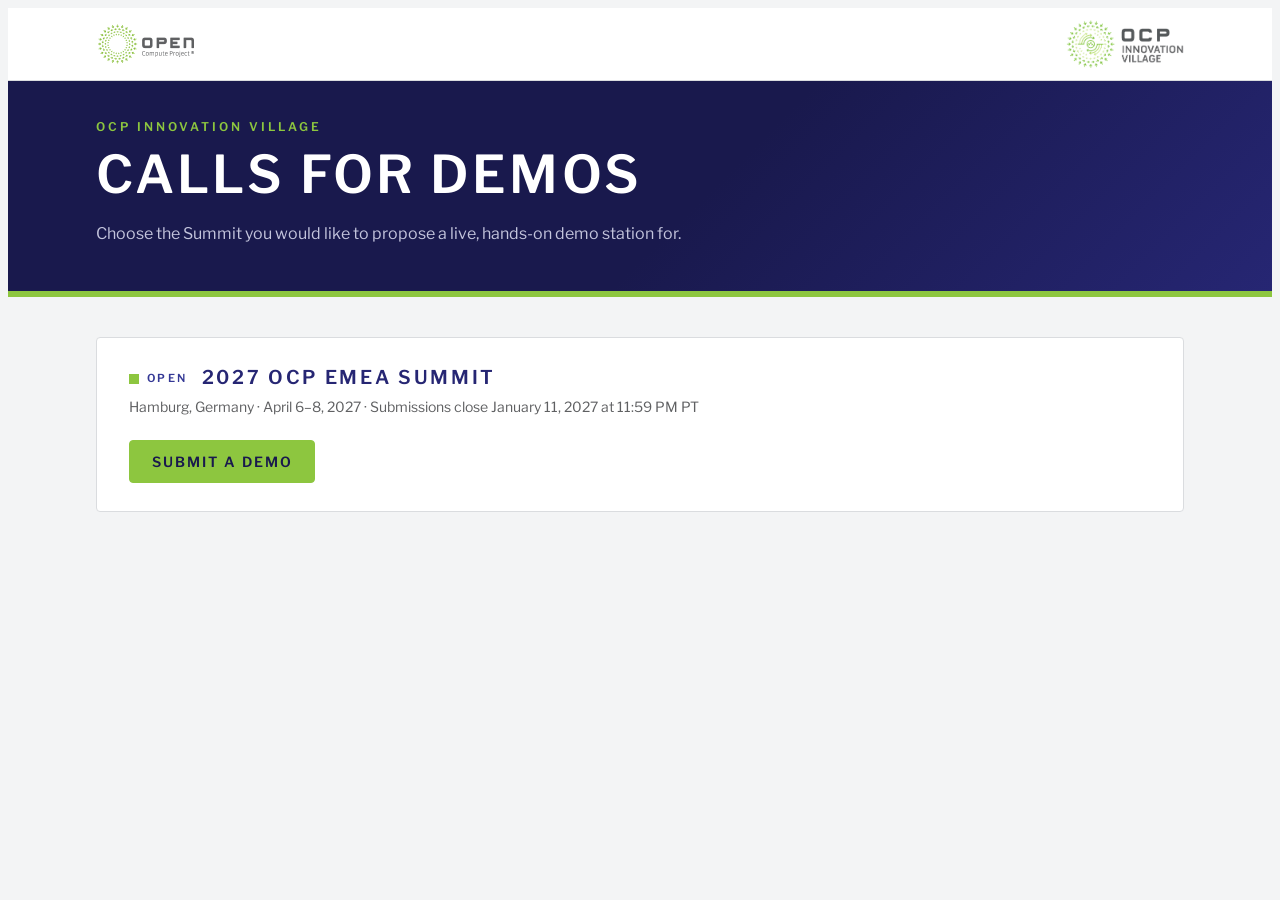
<file: index.html>
<!doctype html>
<html lang="en">
<head>
<meta charset="utf-8">
<meta name="viewport" content="width=device-width,initial-scale=1,viewport-fit=cover">
<title>OCP Innovation Village · Calls for Demos</title>
<link rel="icon" href="assets/ocp-logo.png">
<link rel="stylesheet" href="https://fonts.googleapis.com/css2?family=Libre+Franklin:wght@400;600&display=swap">
<link rel="stylesheet" href="assets/form.css?v=2026110414014">
</head>
<body>
<div class="logobar"><div class="wrap"><a class="logo" href="https://www.opencompute.org"><img src="assets/ocp-logo.png" alt="Open Compute Project" width="100" height="40"></a><a class="logo iv" href="./"><img src="assets/iv-logo.png" alt="OCP Innovation Village" width="118" height="48"></a></div></div>
<header class="band"><div class="wrap">
  <div class="eyebrow">OCP Innovation Village</div>
  <h1>Calls for demos</h1>
  <p class="lede">Choose the Summit you would like to propose a live, hands-on demo station for.</p>
</div></header>
<main class="wrap" style="padding-block:40px 80px">
  <section class="step">
    <div class="stephead"><span class="stepno">OPEN</span><h2>2027 OCP EMEA Summit</h2></div>
    <p class="stepnote">Hamburg, Germany · April 6–8, 2027 · Submissions close January 11, 2027 at 11:59 PM PT</p>
    <a class="btn" href="forms/emea-2027-iv/" style="display:inline-block;text-decoration:none">Submit a demo</a>
  </section>
</main>
</body>
</html>
</file>
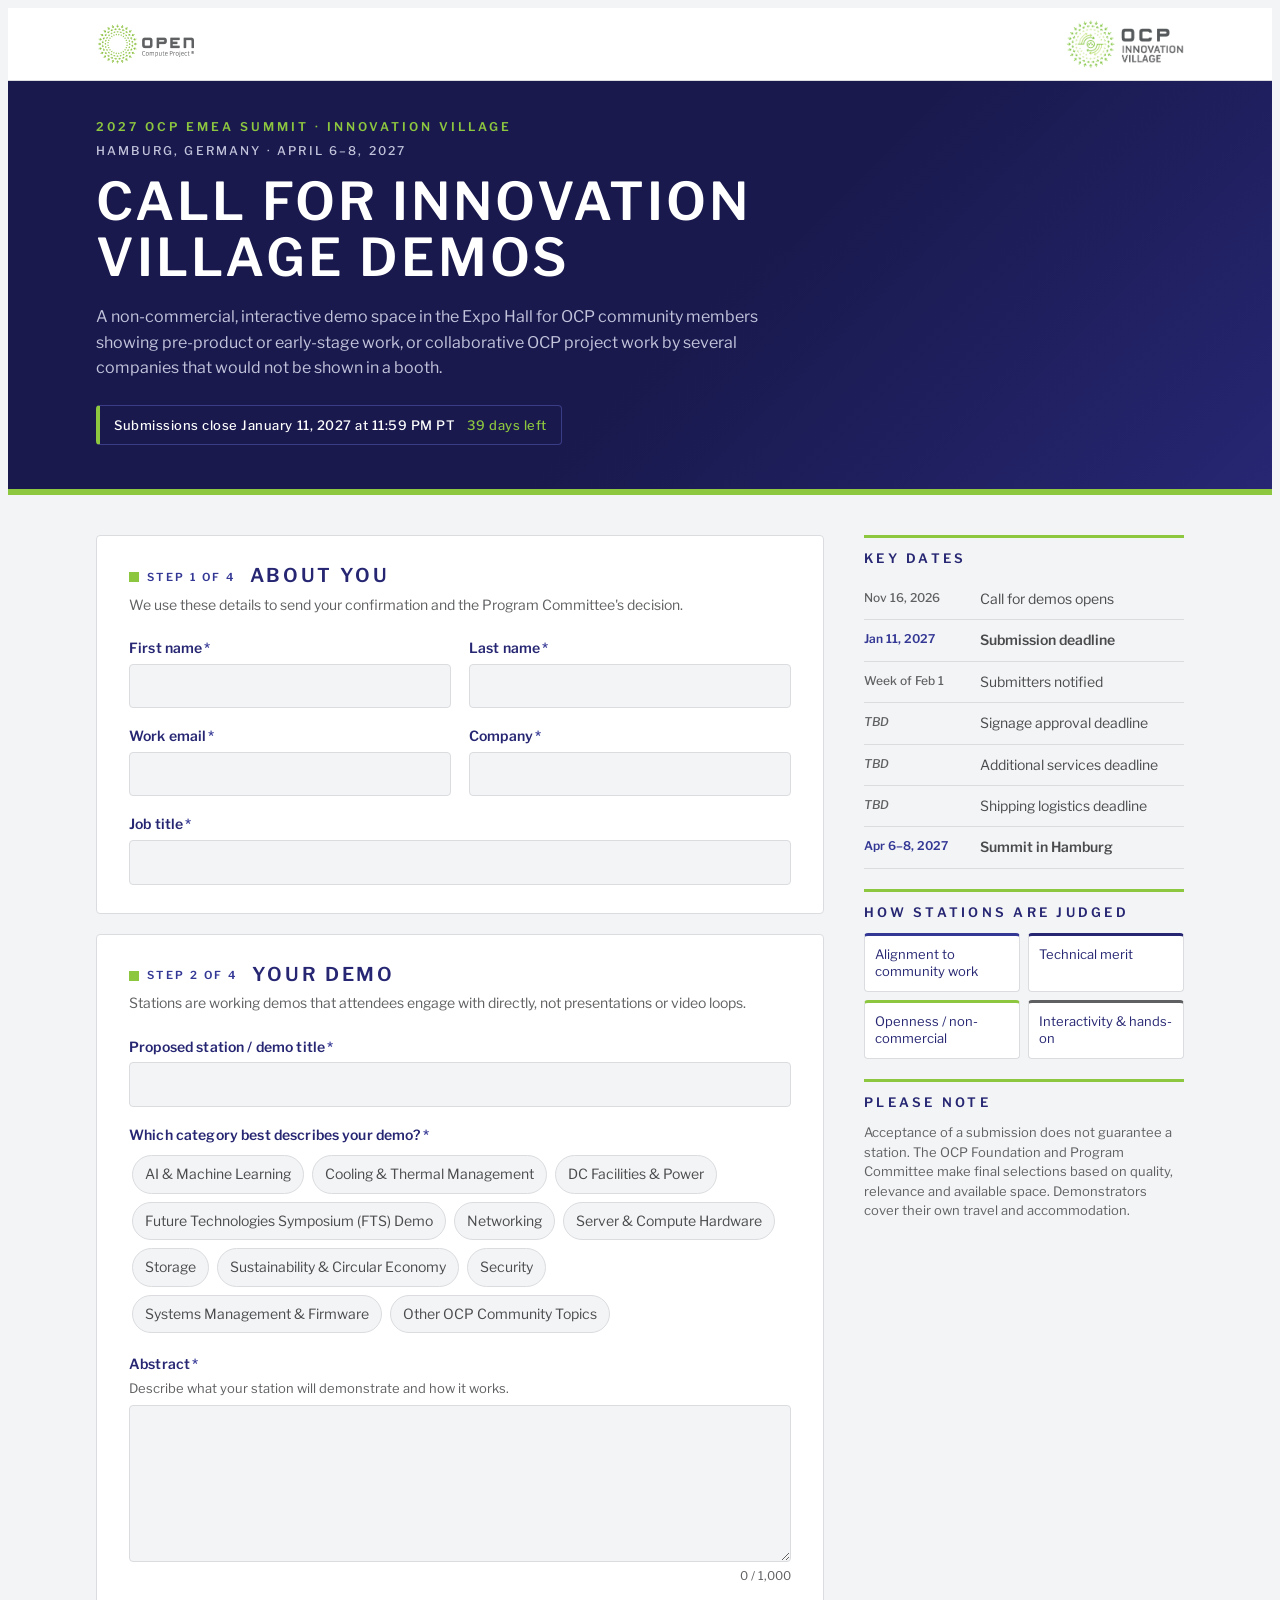
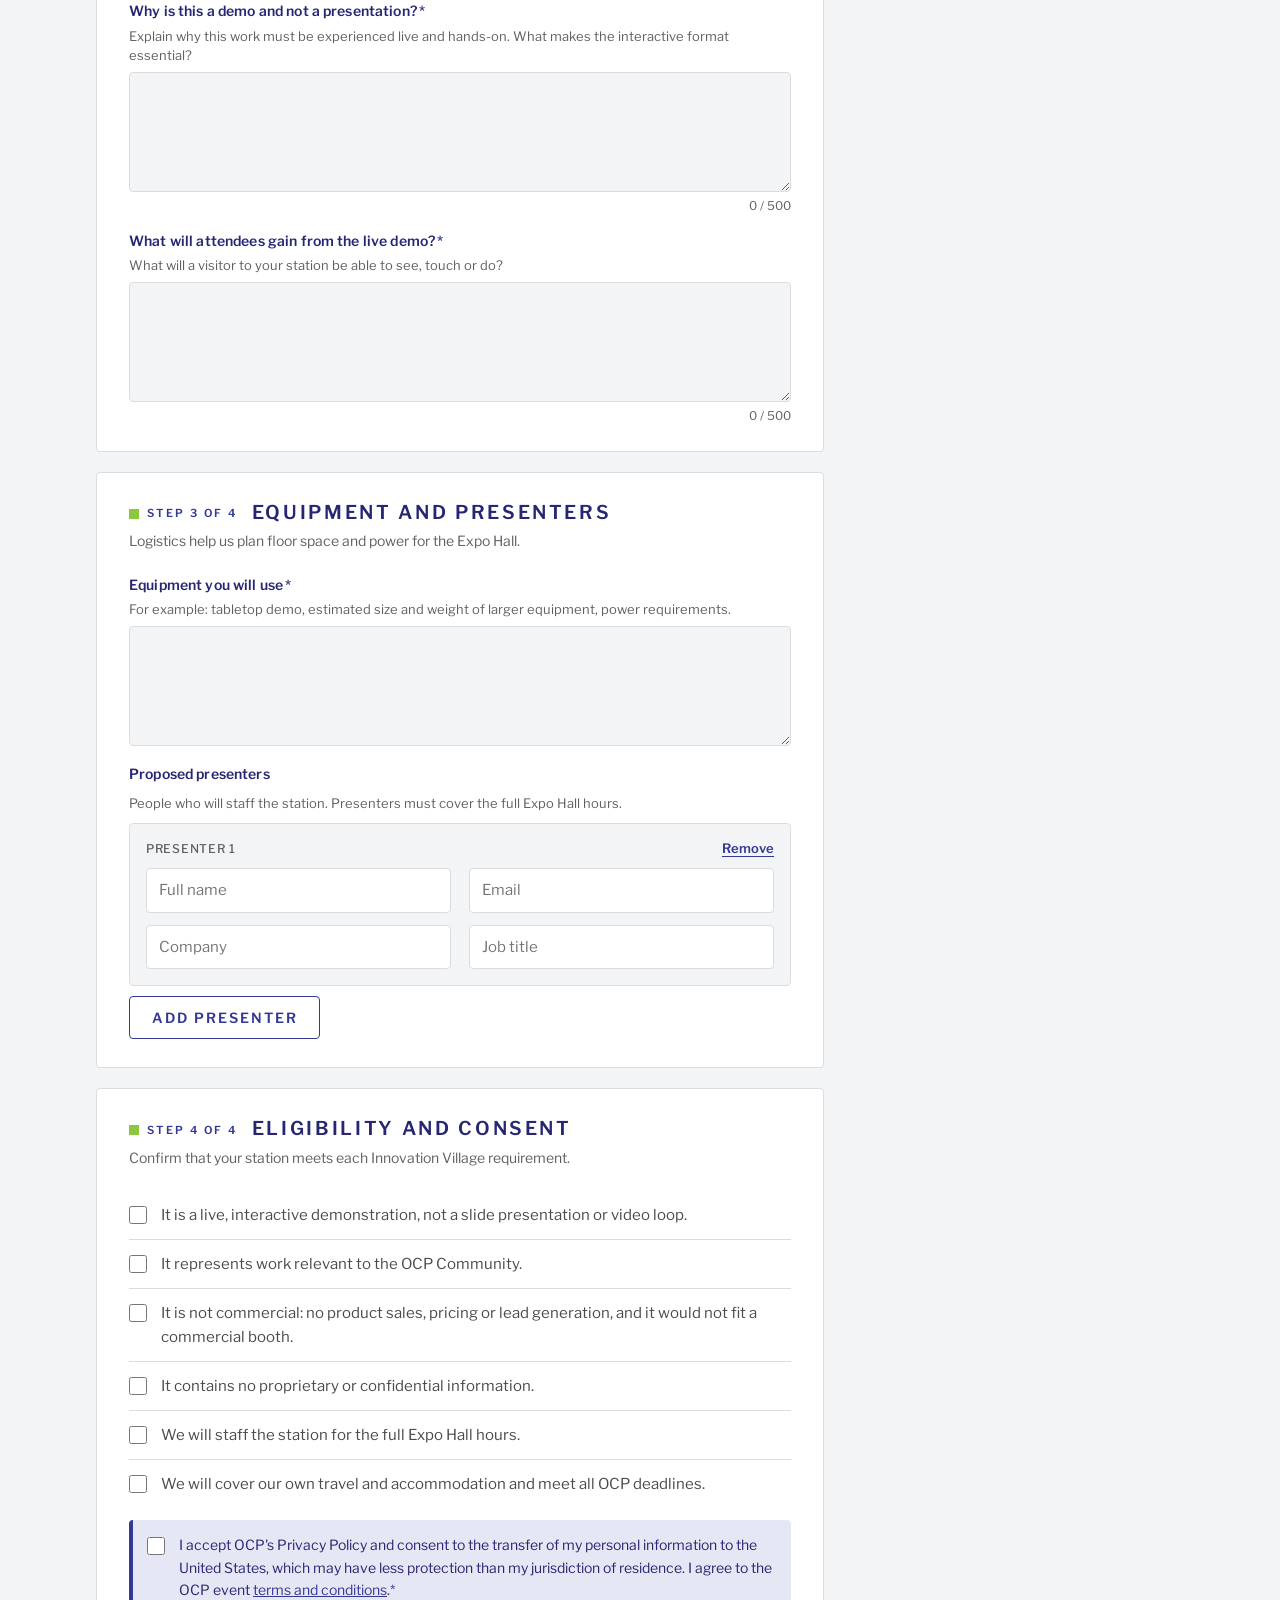
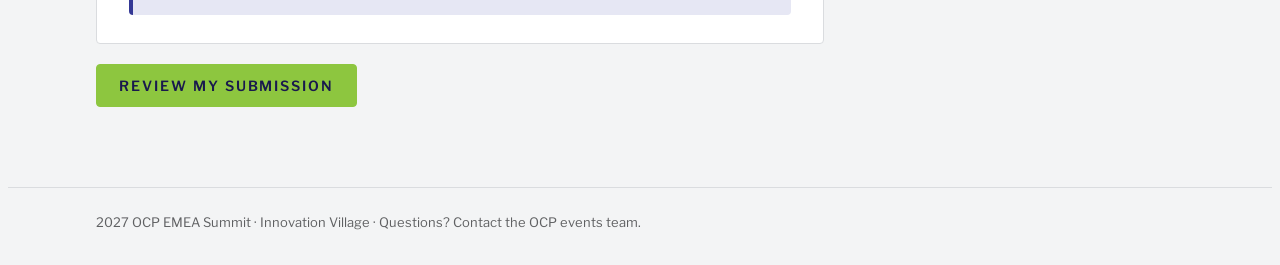
<file: forms/emea-2027-iv/index.html>
<!doctype html>
<html lang="en">
<head>
<meta charset="utf-8">
<meta name="viewport" content="width=device-width,initial-scale=1,viewport-fit=cover">
<title>2027 OCP EMEA Summit · Innovation Village Call for Demos</title>
<link rel="icon" href="../../assets/ocp-logo.png">
<link rel="preconnect" href="https://fonts.googleapis.com">
<link rel="preconnect" href="https://fonts.gstatic.com" crossorigin>
<link rel="stylesheet" href="https://fonts.googleapis.com/css2?family=Libre+Franklin:wght@400;500;600;700;800&family=Open+Sans:wght@400;600&display=swap">
<link rel="stylesheet" href="../../assets/form.css?v=2026110414014">
</head>
<body>
<div class="logobar">
  <div class="wrap">
    <a href="https://www.opencompute.org" target="_blank" rel="noopener" class="logo"><img src="../../assets/ocp-logo.png" alt="Open Compute Project" width="100" height="40"></a>
    <a href="../../" class="logo iv"><img src="../../assets/iv-logo.png" alt="OCP Innovation Village" width="118" height="48"></a>
  </div>
</div>
<header class="band">
  <div class="wrap">
    <div class="eyebrow" id="eyebrow"></div>
    <div class="event" id="eventLine"></div>
    <h1 id="heading"></h1>
    <p class="lede" id="lede"></p>
    <div class="deadline"><b id="deadlineText"></b><span id="countdown"></span></div>
  </div>
</header>

<main class="wrap grid">
  <div>
    <div class="preview editbar" id="editBar" role="status" hidden></div>
    <div class="preview" id="previewBar" hidden>
      <span>Preview mode: submissions from this page are not sent anywhere.</span>
      <button type="button" class="linkbtn" id="sampleBtn">Fill with a sample entry</button>
    </div>

    <form id="form" novalidate>
      <input class="hp" type="text" id="website" name="website" tabindex="-1" autocomplete="off" aria-hidden="true">

      <section class="step">
        <div class="stephead"><span class="stepno">STEP 1 OF 4</span><h2>About you</h2></div>
        <p class="stepnote">We use these details to send your confirmation and the Program Committee's decision.</p>
        <div class="fields">
          <div class="two">
            <label class="f" data-req><span class="lbl">First name<span class="req">*</span></span><input type="text" id="firstName" autocomplete="given-name"><span class="err">Enter your first name.</span></label>
            <label class="f" data-req><span class="lbl">Last name<span class="req">*</span></span><input type="text" id="lastName" autocomplete="family-name"><span class="err">Enter your last name.</span></label>
          </div>
          <div class="two">
            <label class="f" data-req data-email><span class="lbl">Work email<span class="req">*</span></span><input type="email" id="email" autocomplete="email"><span class="err">Enter a valid email address, like name@company.com.</span></label>
            <label class="f" data-req><span class="lbl">Company<span class="req">*</span></span><input type="text" id="company" autocomplete="organization"><span class="err">Enter your company or organization.</span></label>
          </div>
          <label class="f" data-req><span class="lbl">Job title<span class="req">*</span></span><input type="text" id="jobTitle" autocomplete="organization-title"><span class="err">Enter your job title.</span></label>
        </div>
      </section>

      <section class="step">
        <div class="stephead"><span class="stepno">STEP 2 OF 4</span><h2>Your demo</h2></div>
        <p class="stepnote">Stations are working demos that attendees engage with directly, not presentations or video loops.</p>
        <div class="fields">
          <label class="f" data-req><span class="lbl">Proposed station / demo title<span class="req">*</span></span><input type="text" id="title"><span class="err">Give your demo a title.</span></label>
          <div class="f" data-req data-radio="category" role="group" aria-labelledby="catLbl" style="display:grid;gap:8px">
            <span class="lbl" id="catLbl">Which category best describes your demo?<span class="req">*</span></span>
            <div class="chips" id="categories"></div>
            <span class="err">Choose one category.</span>
          </div>
          <label class="f" data-req data-max="1000"><span class="lbl">Abstract<span class="req">*</span></span><span class="hint">Describe what your station will demonstrate and how it works.</span><textarea id="abstract" rows="6"></textarea><span class="counter"></span><span class="err">Write an abstract of up to 1,000 characters.</span></label>
          <label class="f" data-req data-max="500"><span class="lbl">Why is this a demo and not a presentation?<span class="req">*</span></span><span class="hint">Explain why this work must be experienced live and hands-on. What makes the interactive format essential?</span><textarea id="whyDemo" rows="4"></textarea><span class="counter"></span><span class="err">Answer in up to 500 characters.</span></label>
          <label class="f" data-req data-max="500"><span class="lbl">What will attendees gain from the live demo?<span class="req">*</span></span><span class="hint">What will a visitor to your station be able to see, touch or do?</span><textarea id="takeaway" rows="4"></textarea><span class="counter"></span><span class="err">Answer in up to 500 characters.</span></label>
        </div>
      </section>

      <section class="step">
        <div class="stephead"><span class="stepno">STEP 3 OF 4</span><h2>Equipment and presenters</h2></div>
        <p class="stepnote">Logistics help us plan floor space and power for the Expo Hall.</p>
        <div class="fields">
          <label class="f" data-req><span class="lbl">Equipment you will use<span class="req">*</span></span><span class="hint">For example: tabletop demo, estimated size and weight of larger equipment, power requirements.</span><textarea id="equipment" rows="4"></textarea><span class="err">Describe the equipment for your demo.</span></label>
          <div style="display:grid;gap:10px">
            <span class="lbl">Proposed presenters</span>
            <span class="hint">People who will staff the station. Presenters must cover the full Expo Hall hours.</span>
            <div class="presenters" id="presenters"></div>
            <div><button type="button" class="btn ghost" id="addPresenter">Add presenter</button></div>
          </div>
        </div>
      </section>

      <section class="step">
        <div class="stephead"><span class="stepno">STEP 4 OF 4</span><h2>Eligibility and consent</h2></div>
        <p class="stepnote">Confirm that your station meets each Innovation Village requirement.</p>
        <div id="eligibility"></div>
        <div class="consent">
          <div class="check" id="consentRow" style="border:0;padding:0">
            <input type="checkbox" id="consent">
            <label for="consent" style="font-size:14px">I accept OCP's Privacy Policy and consent to the transfer of my personal information to the United States, which may have less protection than my jurisdiction of residence. I agree to the OCP event <a href="#" id="tcLink" target="_blank" rel="noopener">terms and conditions</a>.<span class="req" style="color:var(--accent)">*</span></label>
          </div>
        </div>
      </section>

      <div class="actions">
        <button type="submit" class="btn" id="reviewBtn">Review my submission</button>
        <span class="formerr" id="formErr" role="alert"></span>
      </div>
    </form>

    <section class="step review" id="review" hidden>
      <div class="stephead"><span class="stepno">REVIEW</span><h2>Check everything before you confirm</h2></div>
      <p class="stepnote">Your submission is not complete until you select <strong>Confirm my submission</strong>.</p>
      <dl id="reviewList"></dl>
      <div class="actions" style="margin-top:24px">
        <button type="button" class="btn" id="confirmBtn">Confirm my submission</button>
        <button type="button" class="btn ghost" id="editBtn">Edit</button>
        <span class="formerr" id="sendErr" role="alert"></span>
      </div>
    </section>

    <section class="step" id="closedNote" hidden>
      <div class="stephead"><span class="stepno">CLOSED</span><h2>Submissions for this call have closed</h2></div>
      <p class="stepnote" id="closedText"></p>
      <a class="btn ghost" href="../../" style="display:inline-block;text-decoration:none">See all calls for demos</a>
    </section>

    <section class="step done" id="done" hidden>
      <div class="tick"><svg viewBox="0 0 24 24" aria-hidden="true"><path d="M5 12.5l4.5 4.5L19 7.5" fill="none" stroke="#19194D" stroke-width="2.6" stroke-linecap="round" stroke-linejoin="round"/></svg></div>
      <h2 style="font-size:28px" id="doneTitle">Submission received</h2>
      <p>Thanks, <span id="doneName"></span>. Your reference is <span class="ref" id="doneRef"></span>. <span id="doneLead">A confirmation is on its way to</span> <strong id="doneEmail"></strong>.</p>
      <p class="hint" id="doneNotify"></p>
      <p class="demo-note" id="demoNote" hidden>Preview mode: nothing was sent. Once the page has a backend address, this step writes a row to the Summit's Google Sheet.</p>
      <div class="actions"><button type="button" class="btn ghost" id="againBtn">Start another submission</button></div>
    </section>
  </div>

  <aside class="rail">
    <div class="panel">
      <h3>Key dates</h3>
      <ol class="tl" id="timeline"></ol>
    </div>
    <div class="panel">
      <h3>How stations are judged</h3>
      <div class="score" id="scoring"></div>
    </div>
    <div class="panel">
      <h3>Please note</h3>
      <p class="hint" style="margin:0">Acceptance of a submission does not guarantee a station. The OCP Foundation and Program Committee make final selections based on quality, relevance and available space. Demonstrators cover their own travel and accommodation.</p>
    </div>
  </aside>
</main>

<footer><div class="wrap" id="footer"></div></footer>
<script src="config.js?v=2026110414014"></script>
<script src="../../assets/form.js?v=2026110414014"></script>
</body>
</html>
</file>
<file: assets/form.css>
[hidden]{display:none!important}
/* Layout: dark summit band on top; form column + sticky "key dates & criteria" rail; stacks on phones.
   Brand tokens below are OCP-style placeholders: swap in official hex values and fonts. */
/* Layout: deep-indigo summit band, form column + sticky rail; stacks on phones.
   Palette from OCP Brand Guidelines v3-1, p.24: primary green + gray + white, secondary indigo trio.
   Green is used for fills and marks (low contrast as text on white); indigo carries text accents. */
:root{
  --green:#8DC63F; --gray:#5F6062; --white:#FFFFFF;
  --indigo:#343895; --indigo-2:#262673; --indigo-3:#19194D;
  --paper:#F3F4F5; --surface:var(--white); --ink:#262673; --body:#4A4B4D; --muted:var(--gray); --line:#DADCDF;
  --accent:var(--indigo); --accent-soft:#E6E7F4; --accent-ink:var(--white);
  --mark:var(--green); --mark-ink:var(--indigo-3);
  --band:var(--indigo-3); --band-2:var(--indigo-2); --band-fg:var(--white); --band-muted:#C3C4DC; --band-line:#3A3C86;
  --ok:var(--green); --warn:#B98C2E; --err:#B42318;
  --f-display:"Franklin Gothic Medium","Franklin Gothic","ITC Franklin Gothic","Libre Franklin","Arial Narrow",Arial,sans-serif;
  --f-body:"Franklin Gothic Book","ITC Franklin Gothic","Libre Franklin","Open Sans",Arial,sans-serif;
  --f-mono:"Franklin Gothic Book","Libre Franklin","Open Sans",Arial,sans-serif;
  --r:4px;
}
@media (prefers-color-scheme:dark){:root:not([data-theme="light"]){
  --paper:#0F0F2E; --surface:#16163F; --ink:#FFFFFF; --body:#DADBE6; --muted:#A6A7BE; --line:#2C2D63;
  --accent:#9DA1EC; --accent-soft:#25275E; --accent-ink:#0F0F2E;
  --mark:var(--green); --mark-ink:var(--indigo-3);
  --band:#0A0A24; --band-2:var(--indigo-3); --band-fg:#FFFFFF; --band-muted:#A6A7BE; --band-line:#2C2D63;
  --warn:#F6B71C; --err:#F2847A; color-scheme:dark}}
:root[data-theme="dark"]{
  --paper:#0F0F2E; --surface:#16163F; --ink:#FFFFFF; --body:#DADBE6; --muted:#A6A7BE; --line:#2C2D63;
  --accent:#9DA1EC; --accent-soft:#25275E; --accent-ink:#0F0F2E;
  --mark:var(--green); --mark-ink:var(--indigo-3);
  --band:#0A0A24; --band-2:var(--indigo-3); --band-fg:#FFFFFF; --band-muted:#A6A7BE; --band-line:#2C2D63;
  --warn:#F6B71C; --err:#F2847A; color-scheme:dark}

*{box-sizing:border-box}
body{background:var(--paper);color:var(--body);font:15px/1.6 var(--f-body)}
h1,h2,h3,.lbl{color:var(--ink)}
.wrap{max-width:1120px;margin:0 auto;padding-left:max(16px,env(safe-area-inset-left,0px));padding-right:max(16px,env(safe-area-inset-right,0px))}

/* summit band */
.band{background:linear-gradient(135deg,var(--band) 0%,var(--band) 55%,var(--band-2) 100%);color:var(--band-fg);border-bottom:6px solid var(--green)}
.band h1{color:var(--band-fg)}
.band .wrap{padding-block:40px 44px}
.logobar{background:#FFFFFF;border-bottom:1px solid #DADCDF}
.logobar .wrap{display:flex;align-items:center;justify-content:space-between;gap:16px;flex-wrap:wrap;padding-block:12px}
.logo{display:block;line-height:0}.logo img{height:40px;width:auto}
.logo.iv img{height:48px}
.band .event{margin-top:10px}
.event{font:500 12px/1.4 var(--f-mono);color:var(--band-muted);letter-spacing:.18em;text-transform:uppercase}
.eyebrow{font:600 12px/1 var(--f-display);letter-spacing:.25em;text-transform:uppercase;color:var(--accent)}
.band .eyebrow{color:var(--green)}
h1{font:600 clamp(30px,5.2vw,52px)/1.08 var(--f-display);letter-spacing:.06em;text-transform:uppercase;margin:14px 0 18px;text-wrap:balance}
.lede{max-width:62ch;color:var(--band-muted);margin:0;font-size:16px}
.deadline{display:inline-flex;gap:12px;align-items:baseline;flex-wrap:wrap;margin-top:24px;padding:10px 14px;border:1px solid var(--band-line);border-left:4px solid var(--green);border-radius:var(--r);font:500 13px/1.4 var(--f-mono);letter-spacing:.04em}
.deadline b{color:var(--band-fg);font-weight:500}
.deadline span{color:var(--green);font-variant-numeric:tabular-nums}

/* main grid */
.grid{display:grid;grid-template-columns:minmax(0,1fr) 320px;gap:40px;padding-block:40px 80px;align-items:start}
@media (max-width:900px){.grid{grid-template-columns:minmax(0,1fr);gap:28px}.rail{order:-1}}

.preview{display:flex;gap:12px;align-items:center;justify-content:space-between;flex-wrap:wrap;padding:10px 14px;margin-bottom:24px;border:1px dashed var(--line);border-radius:var(--r);font-size:13px;color:var(--muted)}
.linkbtn{background:none;border:0;padding:0;color:var(--accent);font:600 13px var(--f-body);cursor:pointer;text-decoration:underline;text-underline-offset:3px}

section.step{background:var(--surface);border:1px solid var(--line);border-radius:var(--r);padding:28px clamp(18px,3vw,32px);margin-bottom:20px}
.stephead{display:flex;align-items:baseline;gap:14px;margin-bottom:6px}
.stepno{display:inline-flex;align-items:center;gap:8px;font:600 11px/1 var(--f-display);color:var(--accent);letter-spacing:.22em}
.stepno::before{content:"";width:10px;height:10px;background:var(--mark)}
h2{font:600 19px/1.25 var(--f-display);letter-spacing:.14em;text-transform:uppercase;margin:0;text-wrap:balance}
.stepnote{color:var(--muted);margin:0 0 22px;font-size:14px;max-width:62ch}

.fields{display:grid;gap:18px}
.two{display:grid;grid-template-columns:1fr 1fr;gap:18px}
@media (max-width:560px){.two{grid-template-columns:1fr}}
label.f{display:grid;gap:6px;min-width:0}
.lbl{font:600 14px/1.4 var(--f-display);letter-spacing:.01em}
.lbl .req{color:var(--accent);margin-left:2px}
.hint{color:var(--muted);font-size:13px;line-height:1.5}
input[type=text],input[type=email],textarea{width:100%;font:15px/1.5 var(--f-body);color:var(--ink);background:var(--paper);border:1px solid var(--line);border-radius:var(--r);padding:10px 12px;transition:border-color .15s,box-shadow .15s}
textarea{resize:vertical;min-height:120px}
input:focus,textarea:focus{outline:none;border-color:var(--accent);box-shadow:0 0 0 3px var(--accent-soft)}
.invalid input,.invalid textarea,.invalid .chips{border-color:var(--err)}
.err{color:var(--err);font-size:13px;display:none}
.invalid .err{display:block}
.counter{justify-self:end;font:400 12px var(--f-mono);color:var(--muted);font-variant-numeric:tabular-nums}
.counter.near{color:var(--warn)} .counter.over{color:var(--err)}

/* category chips */
.chips{display:flex;flex-wrap:wrap;gap:8px;border:1px solid transparent;border-radius:var(--r);padding:2px}
.chip input{position:absolute;opacity:0;pointer-events:none}
.chip span{display:inline-block;padding:7px 12px;border:1px solid var(--line);border-radius:999px;font-size:14px;cursor:pointer;background:var(--paper);transition:background .15s,border-color .15s}
.chip:hover span{border-color:var(--accent)}
.chip input:checked+span{background:var(--accent);border-color:var(--accent);color:var(--accent-ink);box-shadow:inset 0 -3px 0 var(--mark)}
.chip input:focus-visible+span{box-shadow:0 0 0 3px var(--accent-soft)}

/* presenters */
.presenter{border:1px solid var(--line);border-radius:var(--r);padding:16px;display:grid;gap:12px;background:var(--paper)}
.presenter .ph{display:flex;justify-content:space-between;align-items:center;font:500 12px var(--f-mono);color:var(--muted);letter-spacing:.06em;text-transform:uppercase}
.presenter input{background:var(--surface)}
.presenters{display:grid;gap:12px}

/* checks */
.check{display:grid;grid-template-columns:20px 1fr;gap:12px;align-items:start;padding:12px 0;border-top:1px solid var(--line)}
.check:first-child{border-top:0}
.check input{width:18px;height:18px;margin:3px 0 0;accent-color:var(--accent)}
.check.invalid{color:var(--err)}
.consent{margin-top:12px;padding:14px;background:var(--accent-soft);border-left:4px solid var(--accent);border-radius:var(--r);color:var(--ink)}
.consent a{color:var(--accent)}

/* buttons */
.actions{display:flex;gap:12px;flex-wrap:wrap;align-items:center;margin-top:8px}
.btn{font:600 14px var(--f-display);letter-spacing:.14em;text-transform:uppercase;padding:12px 22px;border-radius:var(--r);border:1px solid var(--mark);background:var(--mark);color:var(--mark-ink);cursor:pointer}
.btn:hover{filter:brightness(1.07)}
.btn.ghost{background:transparent;color:var(--accent);border-color:var(--accent)}
.btn:focus-visible,.linkbtn:focus-visible{outline:2px solid var(--accent);outline-offset:3px}
.btn[disabled]{opacity:.6;cursor:wait}
.formerr{color:var(--err);font-size:14px}

/* rail */
.rail{position:sticky;top:calc(env(safe-area-inset-top,0px) + 20px);display:grid;gap:20px}
@media (max-width:900px){.rail{position:static}}
.panel{border-top:3px solid var(--mark);padding-top:14px}
.panel h3{font:600 13px/1 var(--f-display);letter-spacing:.25em;text-transform:uppercase;margin:0 0 14px}
.tl{list-style:none;margin:0;padding:0;display:grid}
.tl li{display:grid;grid-template-columns:104px 1fr;gap:12px;padding:9px 0;border-bottom:1px solid var(--line);font-size:14px}
.tl time{font:500 12px/1.6 var(--f-mono);color:var(--muted);font-variant-numeric:tabular-nums}
.tl li.key time{color:var(--accent);font-weight:600} .tl li.key div{font-weight:600}
.tl .tbd time{font-style:italic}
.crit{margin:0;padding-left:18px;font-size:14px;display:grid;gap:6px;color:var(--muted)}
.crit li::marker{color:var(--accent)}
.score{display:grid;grid-template-columns:1fr 1fr;gap:8px}
.score div{border:1px solid var(--line);border-top:3px solid var(--accent);border-radius:var(--r);padding:10px;font-size:13px;line-height:1.35;background:var(--surface);color:var(--ink)}
.score div:nth-child(2){border-top-color:var(--indigo-2)}.score div:nth-child(3){border-top-color:var(--mark)}.score div:nth-child(4){border-top-color:var(--gray)}

/* review + done */
.review dl{display:grid;grid-template-columns:180px minmax(0,1fr);gap:0;margin:0}
.review dt,.review dd{padding:12px 0;border-top:1px solid var(--line);margin:0}
.review dt{font:600 11px/1.6 var(--f-display);color:var(--accent);text-transform:uppercase;letter-spacing:.18em;padding-right:16px}
.review dd{white-space:pre-wrap;overflow-wrap:anywhere}
@media (max-width:560px){.review dl{grid-template-columns:1fr}.review dd{border-top:0;padding-top:0}}
.done{text-align:left}
.done .tick{width:48px;height:48px;border-radius:50%;background:var(--mark);display:grid;place-items:center;margin-bottom:16px}
.done .tick svg{width:24px;height:24px}
.ref{font:500 14px var(--f-mono);background:var(--paper);border:1px solid var(--line);padding:4px 8px;border-radius:4px}
.demo-note{margin-top:16px;font-size:13px;color:var(--warn)}
.hp{position:absolute;left:-9999px;width:1px;height:1px;overflow:hidden}
footer{border-top:1px solid var(--line);color:var(--muted);font-size:13px}
footer .wrap{padding-block:24px}
@media (prefers-reduced-motion:reduce){*{transition:none!important}}
.preview.editbar{display:block;border-style:solid;border-left:4px solid var(--mark);background:var(--surface);color:var(--ink)}
</file>
